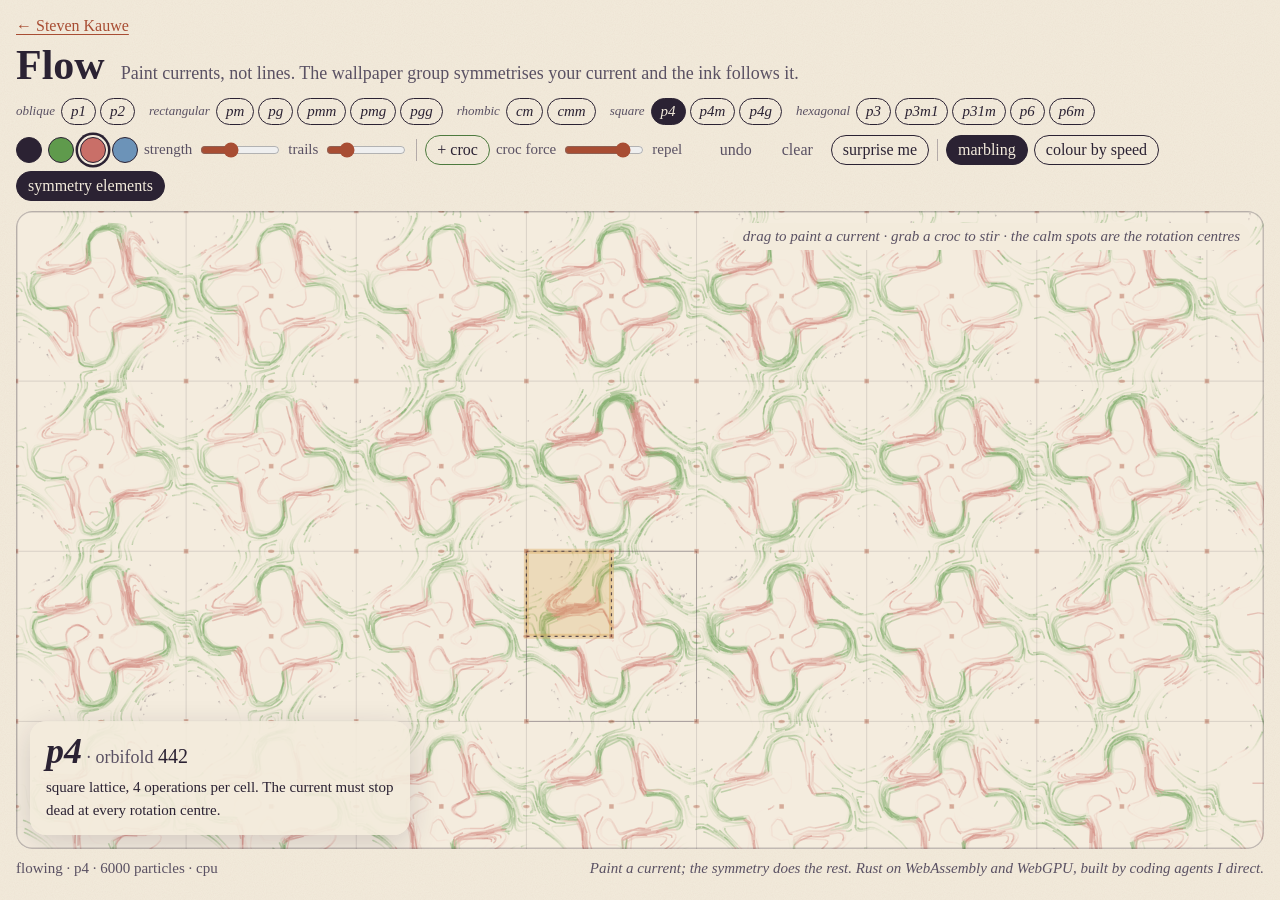
<file: escher/index.html>
<!doctype html>
<html lang="en">
<head>
<meta charset="utf-8">
<meta name="viewport" content="width=device-width, initial-scale=1">
<title>Flow · Steven Kauwe</title>
<meta name="description" content="Paint a current in one tile of a wallpaper; the symmetry copies it everywhere and the ink follows. Crocs swim in it.">
<meta property="og:title" content="Flow">
<meta property="og:description" content="Paint a current; the symmetry does the rest.">
<meta property="og:image" content="https://stevenkauwe.github.io/escher/still.webp">
<link rel="icon" href="data:,">
<link rel="stylesheet" href="flow.css">
<link rel="modulepreload" href="pkg/escher_web.js">
<script type="module" src="flow.js"></script>
</head>
<body>
<div class="head">
  <a class="home" href="/">← Steven Kauwe</a>
  <div class="title">
    <h1>Flow</h1>
    <p>Paint currents, not lines. The wallpaper group symmetrises your current and the ink follows it.</p>
  </div>
</div>

<div class="picker" id="groups" role="group" aria-label="wallpaper group">
  <div class="fam"><span>oblique</span><button class="chip" data-id="p1" aria-pressed="false"><i>p1</i></button><button class="chip" data-id="p2" aria-pressed="false"><i>p2</i></button></div>
  <div class="fam"><span>rectangular</span><button class="chip" data-id="pm" aria-pressed="false"><i>pm</i></button><button class="chip" data-id="pg" aria-pressed="false"><i>pg</i></button><button class="chip" data-id="pmm" aria-pressed="false"><i>pmm</i></button><button class="chip" data-id="pmg" aria-pressed="false"><i>pmg</i></button><button class="chip" data-id="pgg" aria-pressed="false"><i>pgg</i></button></div>
  <div class="fam"><span>rhombic</span><button class="chip" data-id="cm" aria-pressed="false"><i>cm</i></button><button class="chip" data-id="cmm" aria-pressed="false"><i>cmm</i></button></div>
  <div class="fam"><span>square</span><button class="chip" data-id="p4" aria-pressed="false"><i>p4</i></button><button class="chip" data-id="p4m" aria-pressed="false"><i>p4m</i></button><button class="chip" data-id="p4g" aria-pressed="false"><i>p4g</i></button></div>
  <div class="fam"><span>hexagonal</span><button class="chip" data-id="p3" aria-pressed="false"><i>p3</i></button><button class="chip" data-id="p3m1" aria-pressed="false"><i>p3m1</i></button><button class="chip" data-id="p31m" aria-pressed="false"><i>p31m</i></button><button class="chip" data-id="p6" aria-pressed="false"><i>p6</i></button><button class="chip" data-id="p6m" aria-pressed="false"><i>p6m</i></button></div>
</div>

<div class="tools">
  <span class="swatches" role="group" aria-label="ink colour">
    <button class="swatch" data-brush="0" title="ink" aria-label="ink" aria-pressed="false" style="background: var(--ink)"></button>
    <button class="swatch" data-brush="1" title="green" aria-label="green" aria-pressed="false" style="background: var(--green)"></button>
    <button class="swatch" data-brush="2" title="rose" aria-label="rose" aria-pressed="true" style="background: var(--rose)"></button>
    <button class="swatch" data-brush="3" title="blue" aria-label="blue" aria-pressed="false" style="background: var(--blue)"></button>
  </span>
  <label>strength <input type="range" id="strength" min="0.2" max="2.5" step="0.05" value="1"></label>
  <label title="how long the ink trails linger: short ↔ long">trails <input type="range" id="trails" min="0" max="1" step="0.01" value="0.2" aria-label="trail length, short to long"></label>
  <span class="sep"></span>
  <button class="chip croc-btn" id="addcroc" title="adds one croc and all its symmetric copies">+ croc</button>
  <label title="each croc copy pulls ink in, or pushes it away">croc force <input type="range" id="crocforce" min="-1" max="1" step="0.05" value="0.6" aria-label="croc force, attract to repel"> <span id="forceval" class="small"></span></label>
  <button class="chip quiet" id="undo">undo</button>
  <button class="chip quiet" id="clear">clear</button>
  <button class="chip" id="surprise">surprise me</button>
  <span class="sep"></span>
  <button class="chip" id="marbling" aria-pressed="false">marbling</button>
  <button class="chip" id="byspeed" aria-pressed="false">colour by speed</button>
  <button class="chip" id="elements" aria-pressed="true">symmetry elements</button>
</div>

<div class="stage" id="stage">
  <canvas id="canvas" aria-hidden="true"></canvas>
  <canvas id="overlay" role="img" aria-label="The flow. Drag to paint a current; the wallpaper group copies it into every tile and the ink follows. Grab a croc to move it."></canvas>
  <div class="hint" id="hint">drag to paint a current · grab a croc to stir · the calm spots are the rotation centres</div>
  <div class="info card" id="info" aria-live="polite"></div>
</div>

<div class="foot">
  <p class="status" id="status" aria-live="off">loading…</p>
  <p class="credit">Paint a current; the symmetry does the rest. Rust on WebAssembly and WebGPU, built by coding agents I direct.</p>
</div>
<noscript><p class="foot">Flow needs JavaScript: the current, the ink and the crocs all run in the browser.</p></noscript>
</body>
</html>
</file>
<file: escher/flow.css>
/* Paper and ink tokens from StevenKauwe.github.io/style.css; layout from mockup D. */
:root {
  --paper: #f3ebdc; --paper-2: #ebe1cd; --ink: #2b2233; --ink-soft: #5a5163; --accent: #a84d33;
  --grain: url("data:image/svg+xml,%3Csvg xmlns='http://www.w3.org/2000/svg' width='240' height='240'%3E%3Cfilter id='n'%3E%3CfeTurbulence type='fractalNoise' baseFrequency='.9' numOctaves='3' stitchTiles='stitch'/%3E%3CfeColorMatrix values='0 0 0 0 .45 0 0 0 0 .36 0 0 0 0 .25 0 0 0 .09 0'/%3E%3C/filter%3E%3Crect width='240' height='240' filter='url(%23n)'/%3E%3C/svg%3E");
  --ochre: #d6a24a; --rose: #c96f68; --blue: #6c93b8; --green: #5f9a4c;
  color-scheme: light dark;
}
@media (prefers-color-scheme: dark) {
  :root { --paper: #1f1b26; --paper-2: #29232f; --ink: #f1e8d8; --ink-soft: #c9bfae; --accent: #f2a283; --green: #86b56e; }
}
* { box-sizing: border-box; }
html { -webkit-text-size-adjust: 100%; }
body {
  margin: 0; background: var(--paper) var(--grain); color: var(--ink);
  font: 18px/1.55 "Iowan Old Style", "Palatino Linotype", Palatino, Charter, Georgia, serif;
}
a { color: var(--accent); text-underline-offset: .18em; }
button { font: inherit; color: inherit; }
button:focus-visible, input:focus-visible { outline: 2px solid var(--accent); outline-offset: 2px; }

.chip { border: 1.5px solid var(--ink); background: transparent; border-radius: 999px; padding: 2px 11px;
  cursor: pointer; font-size: 16px; line-height: 1.5; transition: background .15s, color .15s, transform .1s; }
.chip:hover { background: var(--paper-2); }
.chip:active { transform: translateY(1px); }
.chip[aria-pressed="true"] { background: var(--ink); color: var(--paper); }
.chip.quiet { border-color: transparent; color: var(--ink-soft); }
.chip.quiet:hover { color: var(--ink); }
.chip:disabled { opacity: .45; cursor: default; }
.card { background: var(--paper); background: color-mix(in srgb, var(--paper) 90%, transparent);
  border-radius: 16px; box-shadow: 0 8px 30px rgba(40, 25, 50, .16); padding: 12px 16px; }
.muted { color: var(--ink-soft); }
.small { font-size: 15px; }

.head { padding: 12px 16px 0; }
.head .home { font-size: 16px; }
.head .title { display: flex; flex-wrap: wrap; align-items: baseline; gap: 4px 16px; margin-top: 2px; }
.head h1 { margin: 0; font-size: clamp(30px, 4vw, 42px); line-height: 1.1; }
.head p { margin: 0; color: var(--ink-soft); }
.picker { display: flex; flex-wrap: wrap; gap: 6px 14px; padding: 10px 16px 4px; }
.fam { display: flex; flex-wrap: wrap; align-items: center; gap: 4px; }
.fam > span { font-size: 13px; color: var(--ink-soft); font-style: italic; margin-right: 2px; }
.fam .chip { font-size: 15px; padding: 1px 9px; }
.tools { display: flex; flex-wrap: wrap; align-items: center; gap: 6px; padding: 6px 16px 10px; }
.tools .swatches { display: inline-flex; gap: 6px; }
.tools .sep { width: 1px; height: 22px; background: var(--ink-soft); opacity: .4; margin: 0 2px; }
.tools label { font-size: 15px; display: inline-flex; align-items: center; gap: 6px; color: var(--ink-soft); }
.tools input[type=range] { width: 80px; accent-color: var(--accent); }
#forceval { min-width: 3.3em; }
.swatch { width: 26px; height: 26px; border-radius: 50%; border: 1.5px solid var(--ink); cursor: pointer; padding: 0; }
/* the chosen swatch wears a ring of its own (box-shadow), so the focus outline still shows on it */
.swatch[aria-pressed="true"] { box-shadow: 0 0 0 2px var(--paper), 0 0 0 4.5px var(--ink); }
.croc-btn { border-color: #4d7a3e; }

/* touch-action on the wrapper: a drag on the stage paints, it never scrolls or zooms the page */
.stage { position: relative; margin: 0 16px; height: max(420px, calc(100vh - 262px)); border-radius: 16px; overflow: hidden;
  touch-action: none; background: var(--paper); }
.stage canvas { position: absolute; inset: 0; width: 100%; height: 100%; display: block; }
#overlay { cursor: crosshair; touch-action: none; }
#overlay.grabbing { cursor: grabbing; }
#overlay.over-croc { cursor: grab; }
.stage::after { content: ""; position: absolute; inset: 0; border-radius: inherit; pointer-events: none;
  box-shadow: inset 0 0 0 1.5px color-mix(in srgb, var(--ink) 25%, transparent); }
.info { position: absolute; left: 14px; bottom: 14px; max-width: min(380px, calc(100% - 28px)); pointer-events: none; transition: opacity .25s; }
.info .hm { font-size: 36px; line-height: 1; font-style: italic; font-weight: 600; }
.info .orb { font-size: 20px; }
.info p { margin: 4px 0 0; font-size: 15px; }
.hint { position: absolute; right: 14px; top: 12px; font-style: italic; color: var(--ink-soft); font-size: 15px; pointer-events: none; transition: opacity .6s;
  background: var(--paper); padding: 2px 10px; border-radius: 999px; }
.hint.gone { opacity: 0; }
.foot { display: flex; flex-wrap: wrap; justify-content: space-between; gap: 2px 24px; padding: 8px 16px 18px; margin: 0; }
.foot p { margin: 0; font-size: 15px; color: var(--ink-soft); }
.status { font-variant-numeric: tabular-nums; }
.credit { font-style: italic; }

@media (max-width: 600px) {
  .head { padding: 10px 12px 0; }
  .head p { font-size: 16px; line-height: 1.4; }
  .picker, .tools { padding-left: 12px; padding-right: 12px; }
  .stage { height: 62vh; margin: 0 8px; }
  .info { left: 8px; right: 8px; bottom: 8px; max-width: none; padding: 6px 10px; }
  .info .hm { font-size: 26px; }
  .info p { display: none; }
  .hint { display: none; }
  .tools input[type=range] { width: 70px; }
  .foot { padding: 8px 12px 16px; }
}
@media (prefers-reduced-motion: reduce) {
  .chip, .info, .hint { transition: none; }
}
</file>
